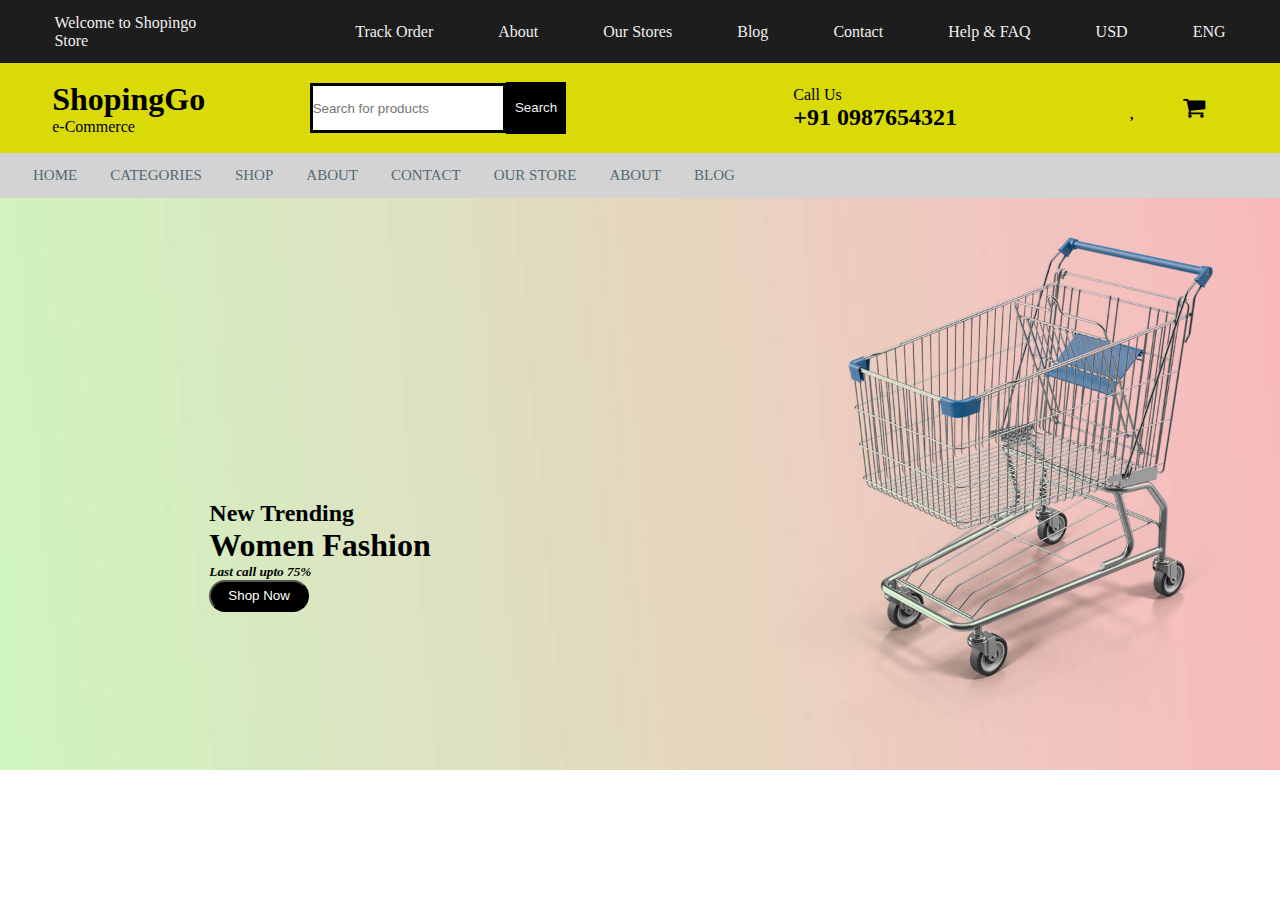
<file: Assignments/ajax/assignment1/index.html>
<!DOCTYPE html>
<html lang="en">
  <head>
    <meta charset="UTF-8" />
    <meta name="viewport" content="width=device-width, initial-scale=1.0" />
    <link
      href="https://maxcdn.bootstrapcdn.com/font-awesome/4.7.0/css/font-awesome.min.css"
      rel="stylesheet"
    />
    <link
      rel="stylesheet"
      href="https://cdnjs.cloudflare.com/ajax/libs/font-awesome/5.14.0/css/all.min.css"
      integrity="sha512-1PKOgIY59xJ8Co8+NE6FZ+LOAZKjy+KY8iq0G4B3CyeY6wYHN3yt9PW0XpSriVlkMXe40PTKnXrLnZ9+fkDaog=="
      crossorigin="anonymous"
    />

    <title>Document</title>
    <link rel="stylesheet" href="style.css" />
  </head>
  <body>
    <div class="container">
      <nav class="navbar">
        <div class="logo">
          <p>Welcome to Shopingo</p>
          <p>Store</p>
        </div>
        <div class="logo-right">
          <ul>
            <li>Track Order</li>
            <li>About</li>
            <li>Our Stores</li>
            <li>Blog</li>
            <li>Contact</li>
            <li>Help & FAQ</li>
            <li>USD</li>
            <li>ENG</li>
          </ul>
        </div>
      </nav>

      <div class="searchDiv">
        <div class="logo-alt">
          <h1>ShopingGo</h1>
          <p>e-Commerce</p>
        </div>
        <div class="search">
          <input type="text" placeholder="Search for products" />
          <button>Search</button>
        </div>
        <i class="fas fa-headphones" style="font-size: 24px"></i>
        <div class="call">
          <p>Call Us</p>
          <h2>+91 0987654321</h2>
        </div>

        <div class="fonts">
          <i class="fas fa-user-alt" style="font-size: 24px"></i>
          <i class="far fa-heart" style="font-size: 24px"></i>
          <i class="fa fa-shopping-cart" style="font-size: 24px"></i>
        </div>
      </div>

      <div class="menu">
        <ul>
          <li>Home</li>
          <li>Categories</li>
          <li>Shop</li>
          <li>About</li>
          <li>Contact</li>
          <li>Our Store</li>
          <li>About</li>
          <li>Blog</li>
        </ul>
      </div>

      <div class="main">
        <div class="left">
          <div>
            <h2>New Trending</h2>
            <h1>Women Fashion</h1>
            <h5><i>Last call upto 75%</i></h5>
            <button><a href="categories.html">Shop Now</a></button>
          </div>
        </div>
        <div class="right"></div>
      </div>
    </div>
  </body>
</html>
</file>
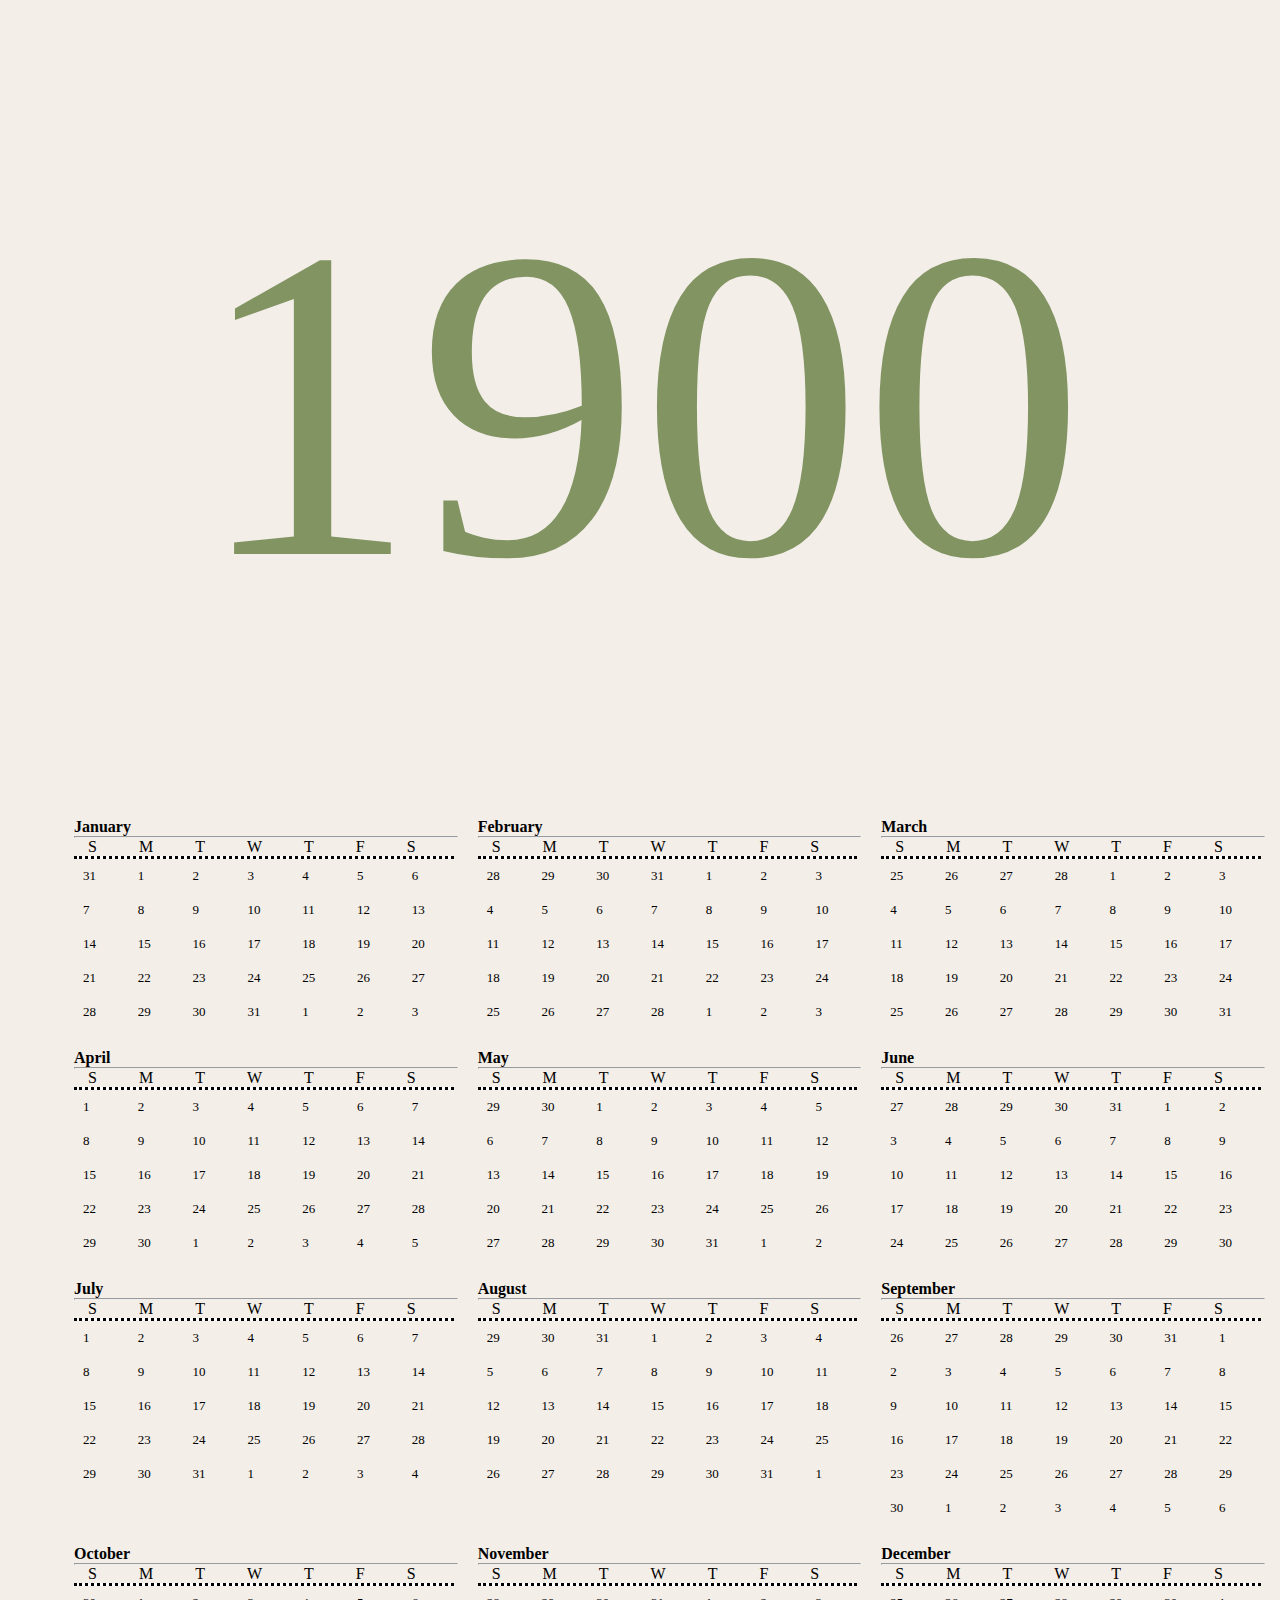
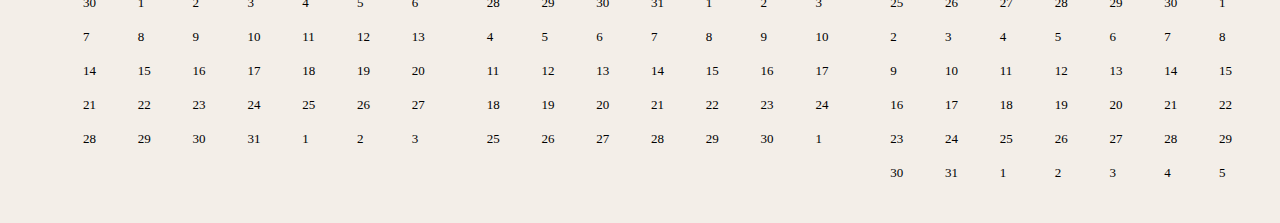
<file: Assignments/html and css/assigment1-Calendar1/index.html>
<!DOCTYPE html>
<html lang="en">
  <head>
    <meta charset="UTF-8" />
    <meta name="viewport" content="width=device-width, initial-scale=1.0" />
    <title>Calendar</title>
    <link rel="stylesheet" href="style.css" />
  </head>
  <body>
    <div class="container">
      <div id="calendar">
        <div class="row1">
          <div id="January"></div>
          <div id="February"></div>
          <div id="March"></div>
        </div>
        <div class="row2">
          <div id="April"></div>
          <div id="May"></div>
          <div id="June"></div>
        </div>
        <div class="row3">
          <div id="July"></div>
          <div id="August"></div>
          <div id="September"></div>
        </div>
        <div class="row4">
          <div id="October"></div>
          <div id="November"></div>
          <div id="December"></div>
        </div>
      </div>
      <div class="year">
        <p id="yearInput">2023</p>
      </div>
    </div>
    <script src="script.js"></script>
  </body>
</html>
</file>
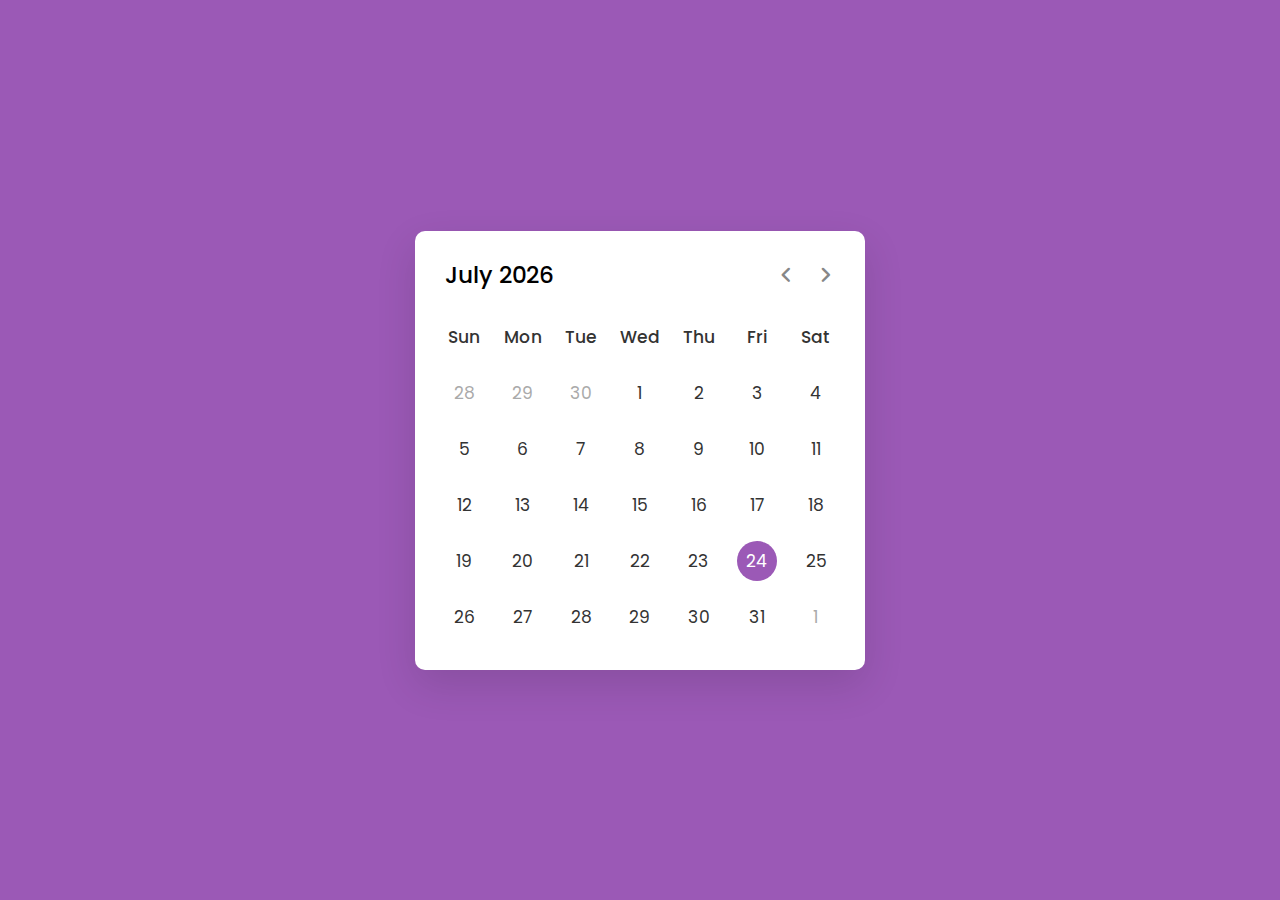
<file: Assignments/html and css/assignment1-Calendar/index.html>
<!DOCTYPE html>
<html lang="en" dir="ltr">
  <head>
    <meta charset="utf-8" />
    <title>Dynamic Calendar JavaScript | CodingNepal</title>
    <link rel="stylesheet" href="style.css" />
    <meta name="viewport" content="width=device-width, initial-scale=1.0" />
    <link
      rel="stylesheet"
      href="https://fonts.googleapis.com/css2?family=Material+Symbols+Rounded:opsz,wght,FILL,GRAD@20..48,100..700,0..1,-50..200"
    />
    <!-- <style></style> -->
  </head>
  <body>
    <div class="wrapper">
      <header>
        <p class="current-date"></p>
        <div class="icons">
          <span id="prev" class="material-symbols-rounded">chevron_left</span>
          <span id="next" class="material-symbols-rounded">chevron_right</span>
        </div>
      </header>
      <div class="calendar">
        <ul class="weeks">
          <li>Sun</li>
          <li>Mon</li>
          <li>Tue</li>
          <li>Wed</li>
          <li>Thu</li>
          <li>Fri</li>
          <li>Sat</li>
        </ul>
        <ul class="days"></ul>
      </div>
    </div>
    <script src="script.js"></script>
  </body>
</html>
</file>
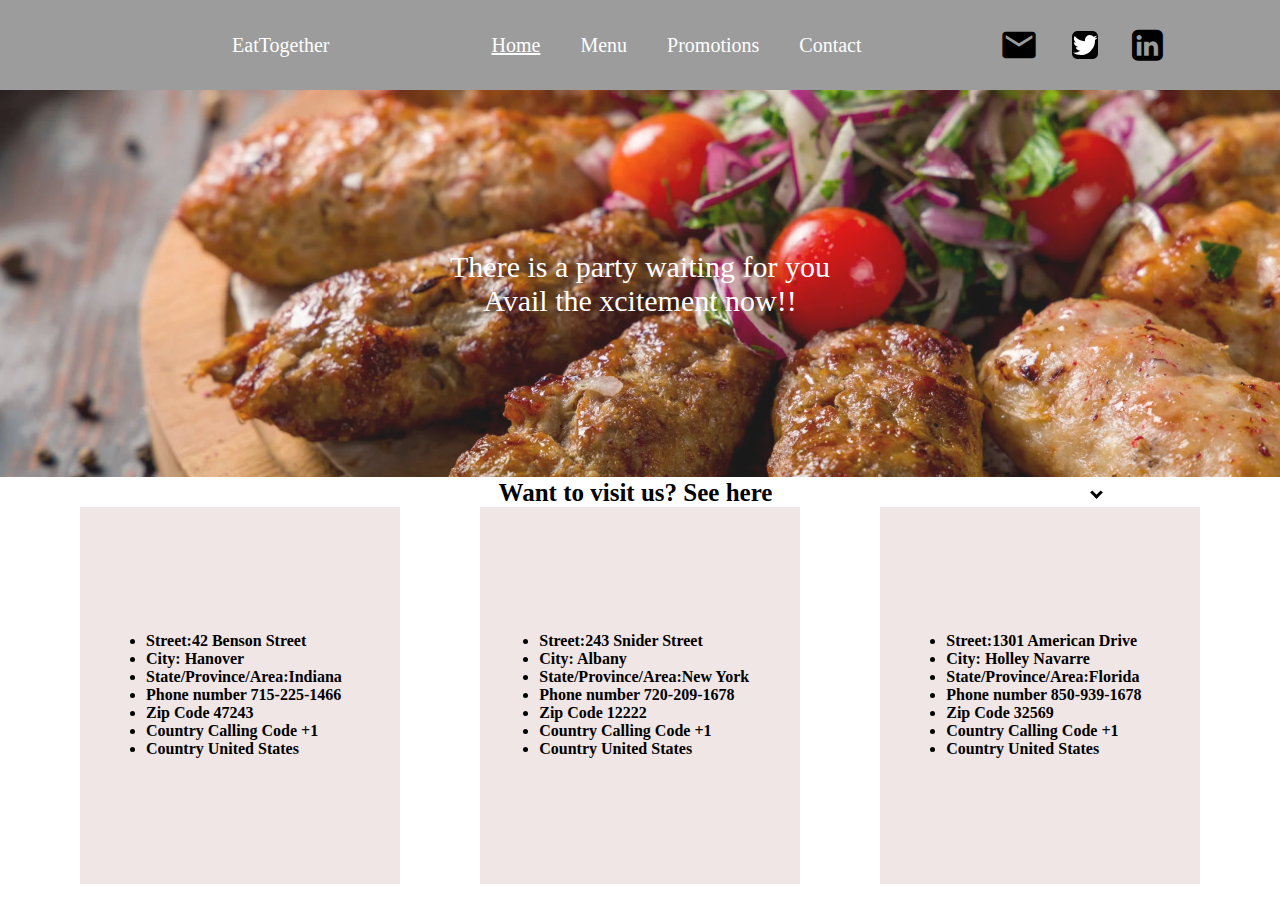
<file: Assignments/html and css/assignment2-restaurant/index.html>
<!DOCTYPE html>
<html lang="en">
  <head>
    <meta charset="UTF-8" />
    <meta name="viewport" content="width=device-width, initial-scale=1.0" />
    <link rel="stylesheet" href="style.css" />
    <link
      href="https://fonts.googleapis.com/icon?family=Material+Icons"
      rel="stylesheet"
    />
    <link
      rel="stylesheet"
      href="https://cdnjs.cloudflare.com/ajax/libs/font-awesome/4.7.0/css/font-awesome.min.css"
    />
    <title>EatTogether</title>
  </head>
  <body>
    <div class="main">
      <div class="nav-bar">
        <div class="logo">
          <p>EatTogether</p>
        </div>

        <ul class="menu">
          <a href=""><li class="active">Home</li></a>
          <a href=""><li>Menu</li></a>
          <a href=""><li>Promotions</li></a>
          <a href=""><li>Contact</li></a>
        </ul>

        <ul class="social">
          <i class="material-icons" style="font-size: 40px">mail</i>
          <div class="twitter-box">
            <i class="fa fa-twitter" style="font-size: 28px"></i>
          </div>
          <i class="fa fa-linkedin-square" style="font-size: 36px"></i>
        </ul>
      </div>

      <div class="content">
        <div class="background">
          <div class="text">
            <p>There is a party waiting for you</p>
            <p>Avail the xcitement now!!</p>
          </div>
        </div>

        <div class="body">
          <div class="upper">
            <p>Want to visit us? See here</p>
            <i class="arrow down"></i>
          </div>
          <div class="inner-body">
            <div class="left">
              <div class="points">
                <ul>
                  <li>Street:42 Benson Street</li>
                  <li>City: Hanover</li>
                  <li>State/Province/Area:Indiana</li>
                  <li>Phone number 715-225-1466</li>
                  <li>Zip Code 47243</li>
                  <li>Country Calling Code +1</li>
                  <li>Country United States</li>
                </ul>
              </div>
            </div>
            <div class="middle">
              <div class="points">
                <ul>
                  <li>Street:243 Snider Street</li>
                  <li>City: Albany</li>
                  <li>State/Province/Area:New York</li>
                  <li>Phone number 720-209-1678</li>
                  <li>Zip Code 12222</li>
                  <li>Country Calling Code +1</li>
                  <li>Country United States</li>
                </ul>
              </div>
            </div>
            <div class="right">
              <div class="points">
                <ul>
                  <li>Street:1301 American Drive</li>
                  <li>City: Holley Navarre</li>
                  <li>State/Province/Area:Florida</li>
                  <li>Phone number 850-939-1678</li>
                  <li>Zip Code 32569</li>
                  <li>Country Calling Code +1</li>
                  <li>Country United States</li>
                </ul>
              </div>
            </div>
          </div>
        </div>
      </div>
    </div>
  </body>
</html>
</file>
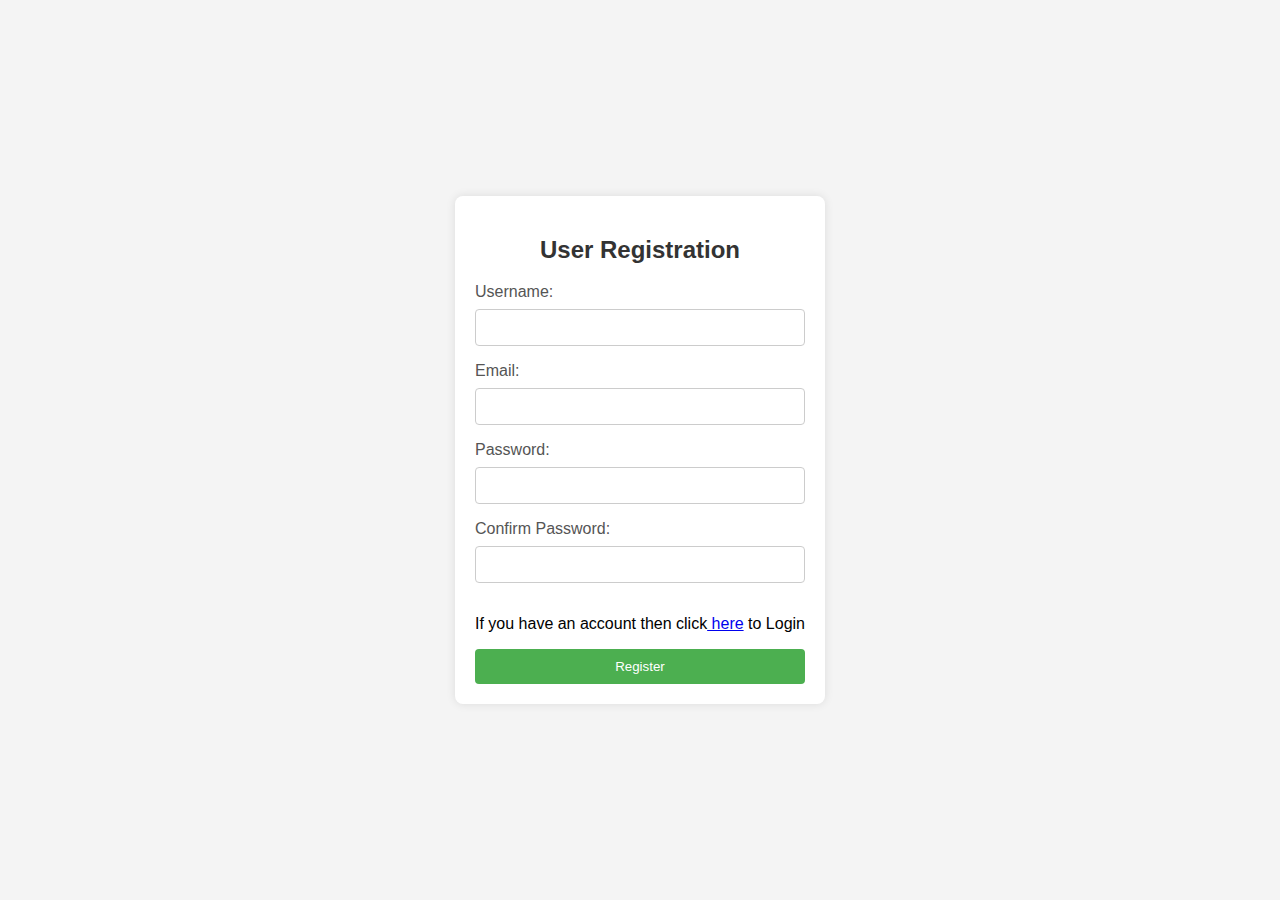
<file: Assignments/js/assignment2/index.html>
<!DOCTYPE html>
<html lang="en">
  <head>
    <meta charset="UTF-8" />
    <meta name="viewport" content="width=device-width, initial-scale=1.0" />
    <title>User Registration</title>
    <style>
      body {
        font-family: Arial, sans-serif;
        background-color: #f4f4f4;
        margin: 0;
        padding: 0;
        display: flex;
        justify-content: center;
        align-items: center;
        height: 100vh;
      }

      .container {
        background-color: #fff;
        padding: 20px;
        border-radius: 8px;
        box-shadow: 0 0 10px rgba(0, 0, 0, 0.1);
      }

      h2 {
        text-align: center;
        color: #333;
      }

      form {
        display: flex;
        flex-direction: column;
      }

      label {
        margin-bottom: 8px;
        color: #555;
      }

      input {
        padding: 10px;
        margin-bottom: 16px;
        border: 1px solid #ccc;
        border-radius: 4px;
      }

      button {
        background-color: #4caf50;
        color: #fff;
        padding: 10px;
        border: none;
        border-radius: 4px;
        cursor: pointer;
      }

      button:hover {
        background-color: #45a049;
      }
    </style>
  </head>
  <body>
    <div class="container">
      <h2>User Registration</h2>
      <form action="login.html" method="">
        <label for="username">Username:</label>
        <input type="text" id="username" name="username" required />

        <label for="email">Email:</label>
        <input type="email" id="email" name="email" required />

        <label for="password">Password:</label>
        <input type="password" id="password" name="password" required />

        <label for="confirm-password">Confirm Password:</label>
        <input
          type="password"
          id="confirm-password"
          name="confirm-password"
          required
        />
        <p>
          If you have an account then click<a
            href="login.html"
            class="goToLogin"
          >
            here</a
          >
          to Login
        </p>

        <button onclick="register()">Register</button>
      </form>
    </div>
  </body>
  <script src="index.js"></script>
</html>
</file>
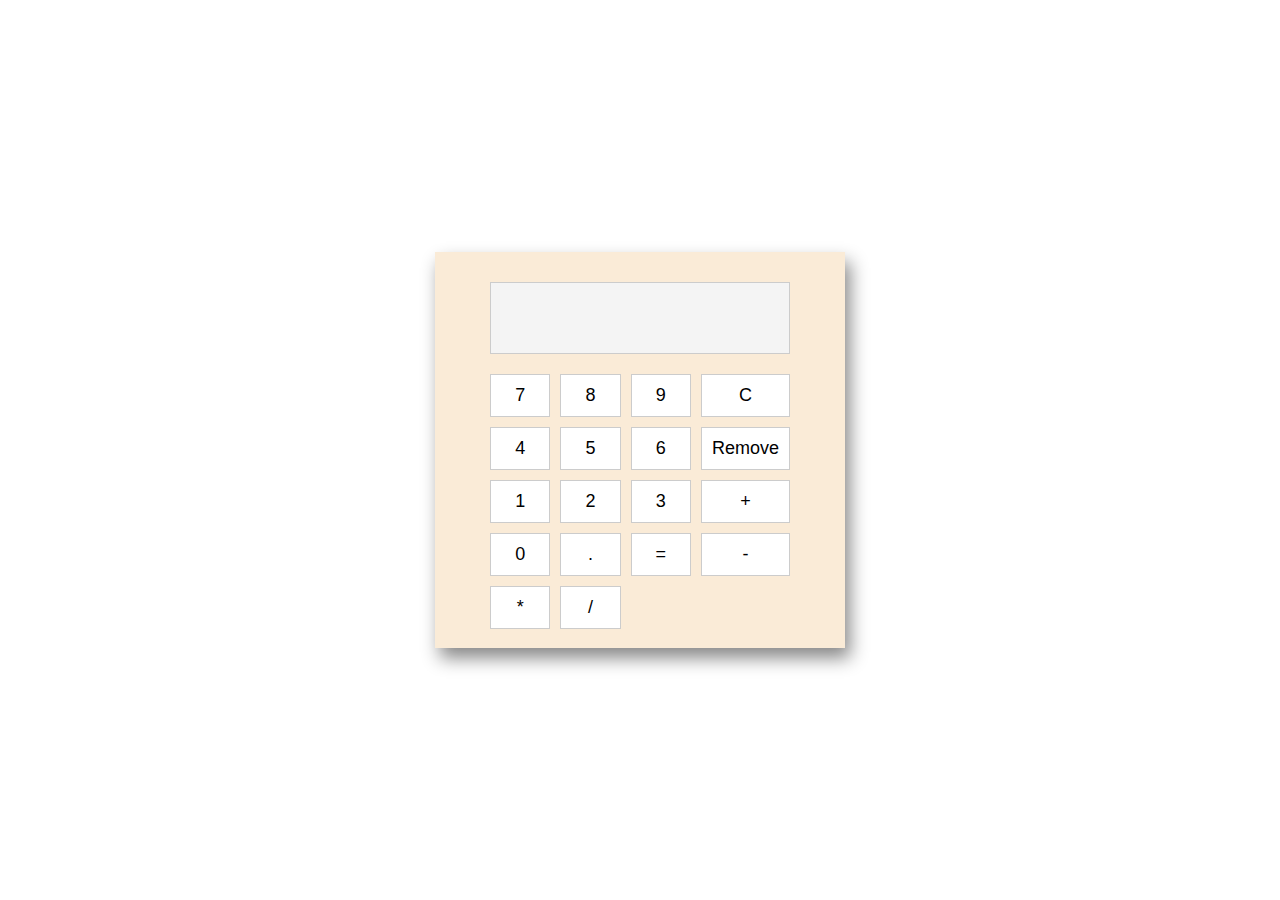
<file: Assignments/js/assignment3/calculator/index.html>
<!DOCTYPE html>
<html lang="en">
  <head>
    <meta charset="UTF-8" />
    <meta name="viewport" content="width=device-width, initial-scale=1.0" />
    <link rel="stylesheet" href="style.css" />
    <title>Calculator App</title>
  </head>
  <body>
    <div class="container">
      <div id="calculator">
        <div id="result"></div>
        <button onclick="appendToResult('7')">7</button>
        <button onclick="appendToResult('8')">8</button>
        <button onclick="appendToResult('9')">9</button>
        <button onclick="clearResult()">C</button>

        <button onclick="appendToResult('4')">4</button>
        <button onclick="appendToResult('5')">5</button>
        <button onclick="appendToResult('6')">6</button>
        <button onclick="operate('remove')">Remove</button>

        <button onclick="appendToResult('1')">1</button>
        <button onclick="appendToResult('2')">2</button>
        <button onclick="appendToResult('3')">3</button>
        <button onclick="operate('+')">+</button>

        <button onclick="appendToResult('0')">0</button>
        <button onclick="appendToResult('.')">.</button>
        <button onclick="operate('=')">=</button>
        <button onclick="operate('-')">-</button>

        <button onclick="operate('*')">*</button>
        <button onclick="operate('/')">/</button>
      </div>
    </div>

    <script src="script.js"></script>
  </body>
</html>
</file>
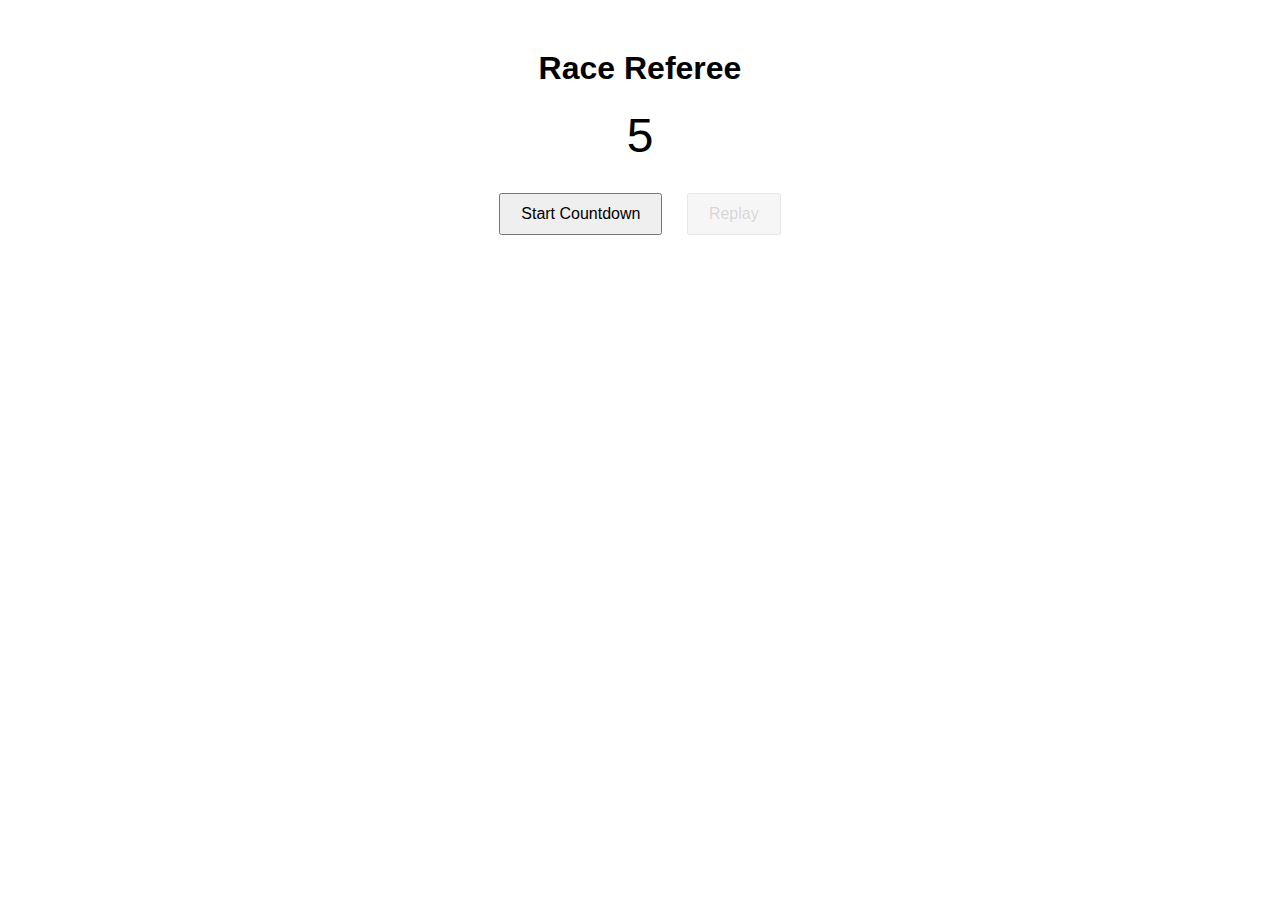
<file: Assignments/js/assignment3/timer/index.html>
<!DOCTYPE html>
<html lang="en">
  <head>
    <meta charset="UTF-8" />
    <meta name="viewport" content="width=device-width, initial-scale=1.0" />
    <title>Race Referee</title>
    <link rel="stylesheet" href="style.css" />
  </head>
  <body>
    <div class="container">
      <h1>Race Referee</h1>
      <div id="countdown">5</div>
      <button id="startButton" onclick="startCountdown()">
        Start Countdown
      </button>
      <button id="replayButton" onclick="replayCountdown()" disabled>
        Replay
      </button>
    </div>
  </body>

  <script src="script.js"></script>
</html>
</file>
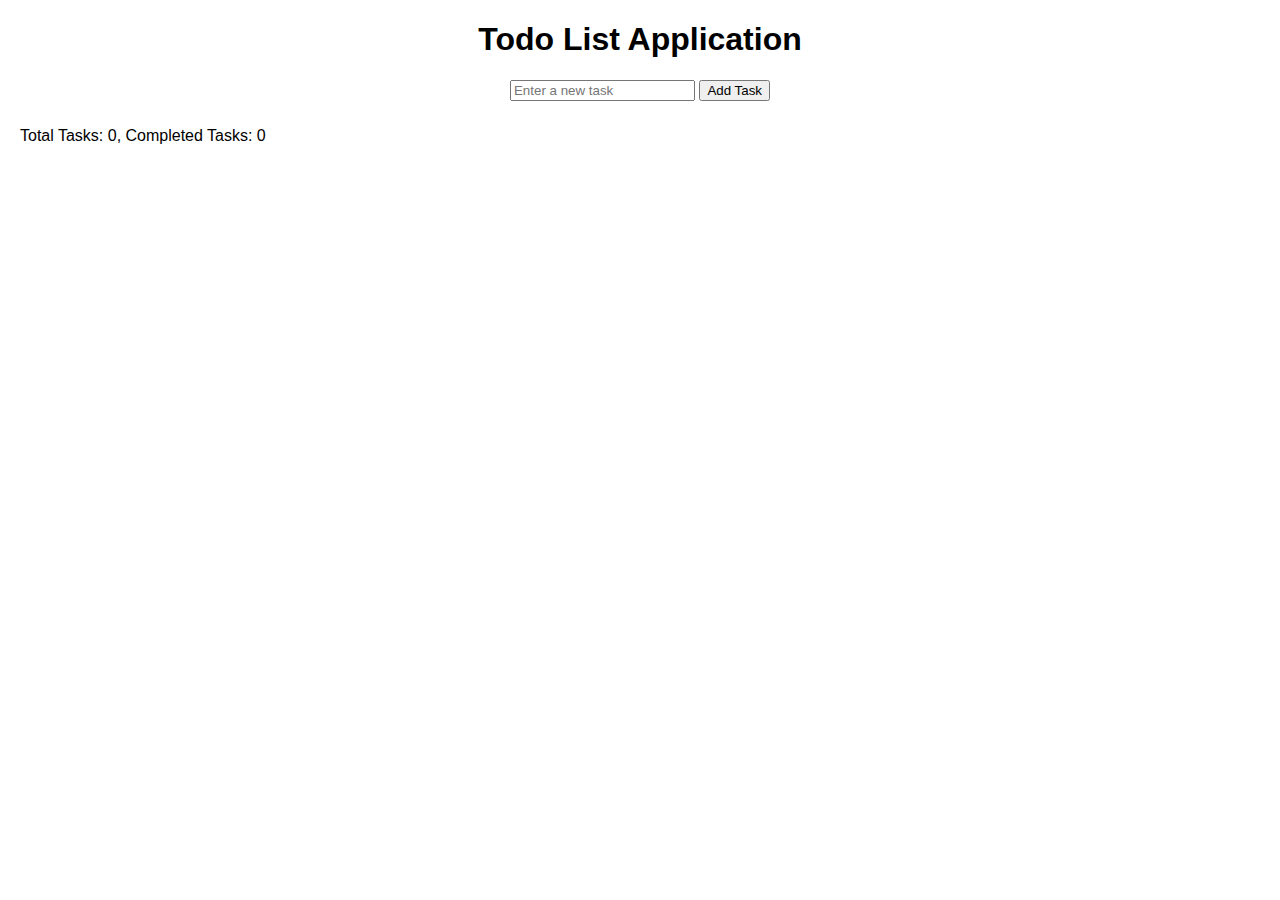
<file: Assignments/js/assignment3/todo/index.html>
<!DOCTYPE html>
<html lang="en">
  <head>
    <meta charset="UTF-8" />
    <meta name="viewport" content="width=device-width, initial-scale=1.0" />
    <link rel="stylesheet" href="style.css" />
    <title>Todo List Application</title>
  </head>
  <body>
    <h1>Todo List Application</h1>

    <div class="container">
      <div class="container1">
        <input type="text" id="todoInput" placeholder="Enter a new task" />
        <button onclick="addTask()">Add Task</button>
      </div>
    </div>

    <ul id="taskList"></ul>

    <div id="totalTasks"></div>
  </body>
  <script src="script.js"></script>
</html>
</file>
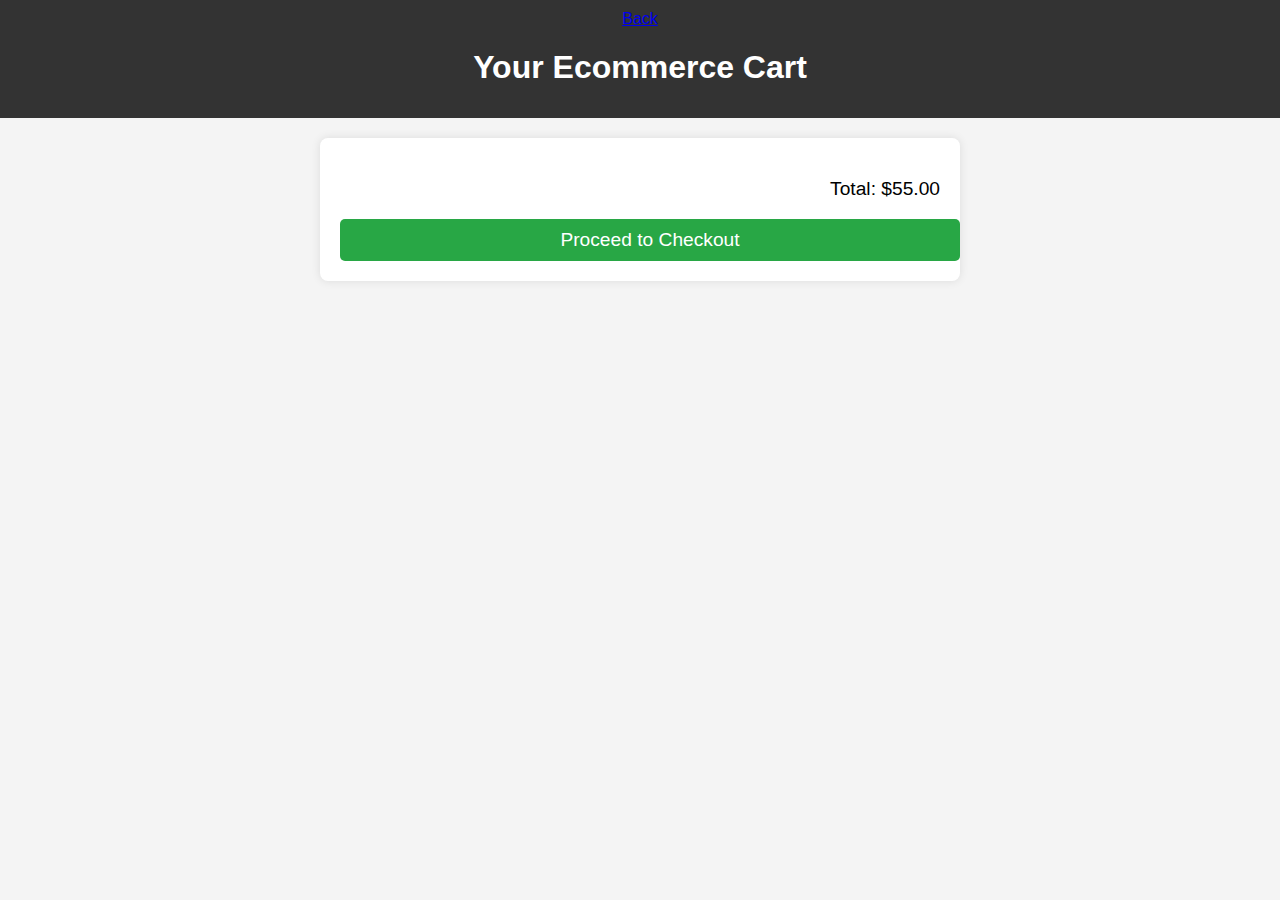
<file: Assignments/ajax/assignment1/cart.html>
<!DOCTYPE html>
<html lang="en">
  <head>
    <meta charset="UTF-8" />
    <meta name="viewport" content="width=device-width, initial-scale=1.0" />
    <title>Your Ecommerce Cart</title>
    <style>
      body {
        font-family: Arial, sans-serif;
        margin: 0;
        padding: 0;
        background-color: #f4f4f4;
      }

      header {
        background-color: #333;
        color: #fff;
        padding: 10px;
        text-align: center;
      }

      section {
        margin: 20px;
      }

      #cart-container {
        max-width: 600px;
        margin: 0 auto;
        background-color: #fff;
        padding: 20px;
        border-radius: 8px;
        box-shadow: 0 0 10px rgba(0, 0, 0, 0.1);
      }

      #cart-item {
        display: flex;
        justify-content: space-between;
        align-items: center;
        border-bottom: 1px solid #ddd;
        padding: 10px 0;
        margin-bottom: 10px;
      }

      .cart-item img {
        max-width: 80px;
        max-height: 80px;
        margin-right: 10px;
      }

      .cart-total {
        font-size: 1.2em;
        text-align: right;
        margin-top: 20px;
      }

      .checkout-btn {
        display: block;
        width: 100%;
        padding: 10px;
        background-color: #28a745;
        color: #fff;
        text-align: center;
        text-decoration: none;
        border: none;
        border-radius: 5px;
        cursor: pointer;
        font-size: 1.2em;
      }
    </style>
  </head>
  <body>
    <header>
      <a href="categories.html">Back</a>
      <h1>Your Ecommerce Cart</h1>
    </header>

    <section>
      <div id="cart-container">
        <div class="cart-total">
          <p>Total: $55.00</p>
        </div>

        <a href="#" class="checkout-btn">Proceed to Checkout</a>
      </div>
    </section>
  </body>
  <script src="cart.js"></script>
</html>
</file>
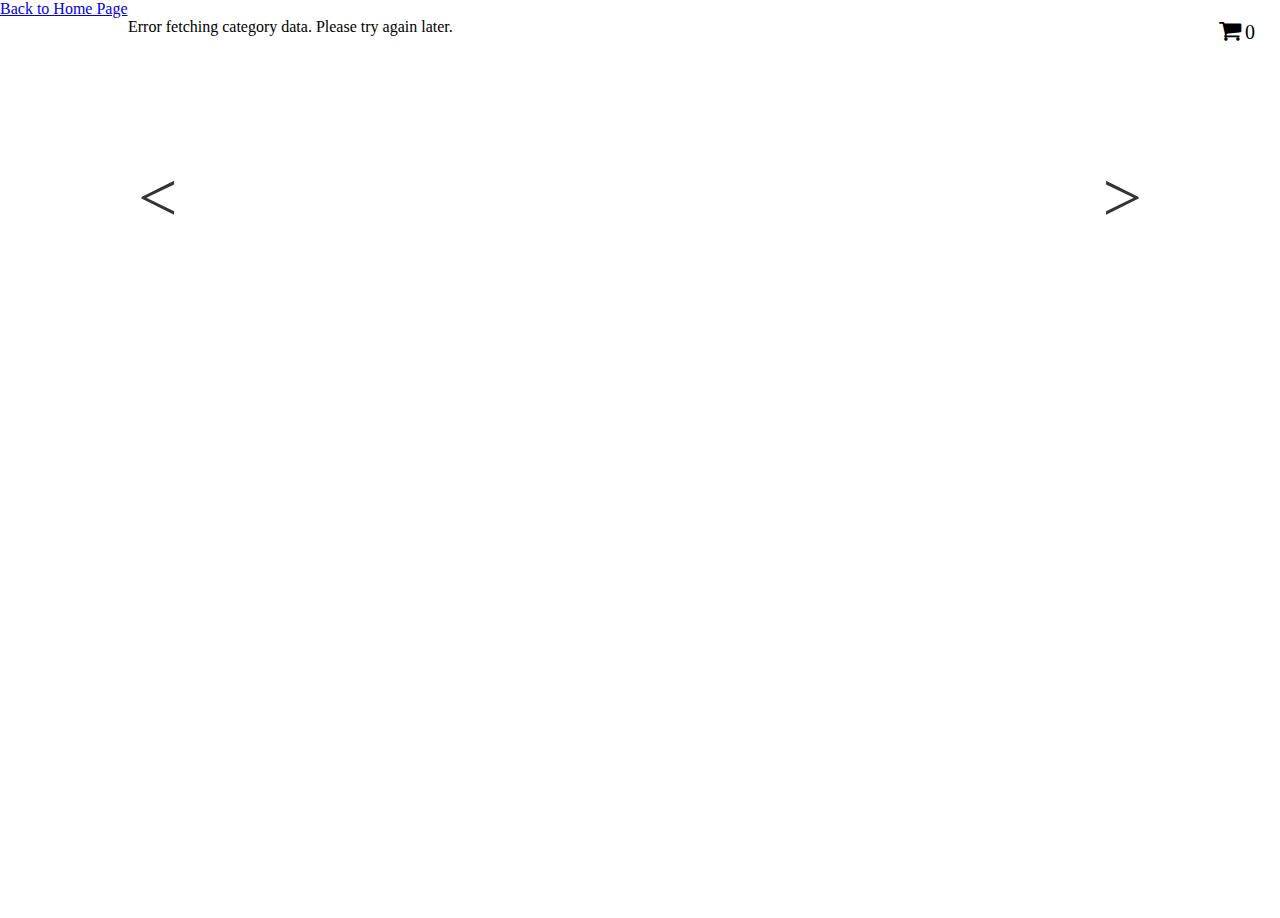
<file: Assignments/ajax/assignment1/categories.html>
<!DOCTYPE html>
<html lang="en">
  <head>
    <meta charset="UTF-8" />
    <meta name="viewport" content="width=device-width, initial-scale=1.0" />
    <title>Document</title>
    <link rel="stylesheet" href="categories.css" />
    <link
      href="https://maxcdn.bootstrapcdn.com/font-awesome/4.7.0/css/font-awesome.min.css"
      rel="stylesheet"
    />
    <link
      rel="stylesheet"
      href="https://cdnjs.cloudflare.com/ajax/libs/font-awesome/5.14.0/css/all.min.css"
      integrity="sha512-1PKOgIY59xJ8Co8+NE6FZ+LOAZKjy+KY8iq0G4B3CyeY6wYHN3yt9PW0XpSriVlkMXe40PTKnXrLnZ9+fkDaog=="
      crossorigin="anonymous"
    />
  </head>
  <body>
    <div id="floatingPageContainer">
      <div id="floatingPageContent">
        <button id="closeFloatingPage" style="cursor: pointer">X</button>
        <div id="floating-product-details-card">
          <p>hello</p>
        </div>
      </div>
    </div>
    <div id="allContainer">
      <a href="index.html">Back to Home Page</a>
      <div class="cart" style="position: absolute; right: 25px">
        <a href="cart.html" style="text-decoration: none; color: black">
          <i class="fa fa-shopping-cart" style="font-size: 24px"></i>
          <span id="cart-count" style="font-size: 20px"></span>
        </a>
      </div>
      <div class="container" id="slider-container">
        <div id="category-container"></div>
        <div id="prev">&lt;</div>
        <div id="next">&gt;</div>
      </div>
      <div class="product disabled" id="product-slider-container">
        <div id="product-container"></div>
        <div id="prevProduct">&lt;</div>
        <div id="nextProduct">&gt;</div>
      </div>
    </div>
  </body>
  <script src="categoriesScript.js"></script>
</html>
</file>
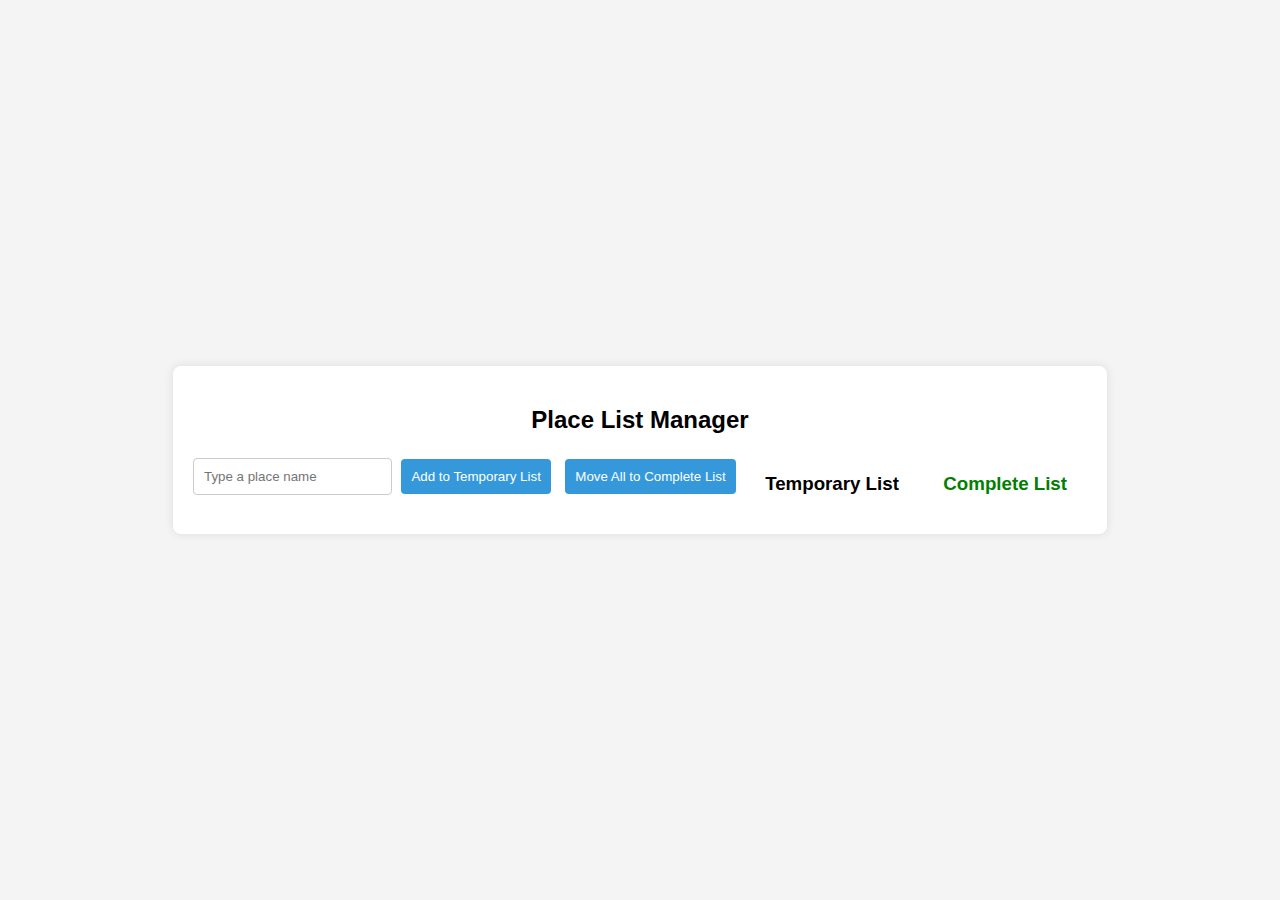
<file: Assignments/js/assignment2/home.html>
<!DOCTYPE html>
<html lang="en">
  <head>
    <meta charset="UTF-8" />
    <meta name="viewport" content="width=device-width, initial-scale=1.0" />
    <title>Place List Manager</title>
    <style>
      body {
        font-family: Arial, sans-serif;
        background-color: #f4f4f4;
        margin: 0;
        padding: 0;
        display: flex;
        justify-content: center;
        align-items: center;
        height: 100vh;
      }

      .container {
        background-color: #fff;
        padding: 20px;
        border-radius: 8px;
        box-shadow: 0 0 10px rgba(0, 0, 0, 0.1);
        text-align: center;
      }

      input {
        padding: 10px;
        margin-bottom: 16px;
        border: 1px solid #ccc;
        border-radius: 4px;
      }

      button {
        background-color: #3498db;
        color: #fff;
        padding: 10px;
        border: none;
        border-radius: 4px;
        cursor: pointer;
        margin: 5px;
      }

      button:hover {
        background-color: #2980b9;
      }

      ul {
        list-style: none;
        padding: 0;
      }

      .temporary-list,
      .complete-list {
        display: inline-block;
        vertical-align: top;
        margin: 0 20px;
      }

      .complete-list {
        color: green;
      }
    </style>
  </head>
  <body>
    <div class="container">
      <h2>Place List Manager</h2>
      <input type="text" id="placeInput" placeholder="Type a place name" />
      <button onclick="addToTemporaryList()">Add to Temporary List</button>
      <button onclick="moveAllToCompleteList()">
        Move All to Complete List
      </button>

      <div class="temporary-list">
        <h3>Temporary List</h3>
        <ul id="temporaryList"></ul>
      </div>

      <div class="complete-list">
        <h3>Complete List</h3>
        <ul id="completeList"></ul>
      </div>
    </div>

    <script>
      function addToTemporaryList() {
        var placeInput = document.getElementById("placeInput");
        var temporaryList = document.getElementById("temporaryList");

        if (placeInput.value.trim() !== "") {
          var listItem = document.createElement("li");
          listItem.setAttribute("id", "incompleteValue");
          listItem.textContent = placeInput.value;
          var button = document.createElement("button");
          button.innerHTML = "Move to Complete List";
          button.addEventListener("click", movetoCompleteList);
          listItem.append(button);
          temporaryList.appendChild(listItem);
          placeInput.value = ""; // Clear the input field
        }
      }

      function movetoCompleteList() {
        var temporaryList = document.getElementById("incompleteValue");
        var value = temporaryList.textContent.substring(
          0,
          temporaryList.textContent.indexOf("Move")
        );
        var listItem = document.createElement("li");
        listItem.setAttribute("id", "completeValue");
        listItem.textContent = value;
        var button = document.createElement("button");
        button.innerHTML = "Move to InComplete List";
        button.addEventListener("click", movetoInCompleteList);
        listItem.append(button);
        var completeList = document.getElementById("completeList");
        completeList.appendChild(listItem);
        temporaryList.remove(value);
      }

      function movetoInCompleteList() {
        var completeListList = document.getElementById("completeValue");
        var value = completeListList.textContent.substring(
          0,
          completeListList.textContent.indexOf("Move")
        );
        var listItem = document.createElement("li");
        listItem.setAttribute("id", "incompleteValue");
        listItem.textContent = value;
        var button = document.createElement("button");
        button.innerHTML = "Move to Complete List";
        button.addEventListener("click", movetoCompleteList);
        listItem.append(button);
        var temporaryList = document.getElementById("temporaryList");
        temporaryList.appendChild(listItem);
        completeListList.remove(value);
      }

      function moveAllToCompleteList() {
        var temporaryList = document.getElementById("temporaryList");
        var completeList = document.getElementById("completeList");

        // Move all items from temporary list to complete list
        while (temporaryList.firstChild) {
          completeList.appendChild(temporaryList.firstChild);
        }
      }
    </script>
  </body>
</html>
</file>
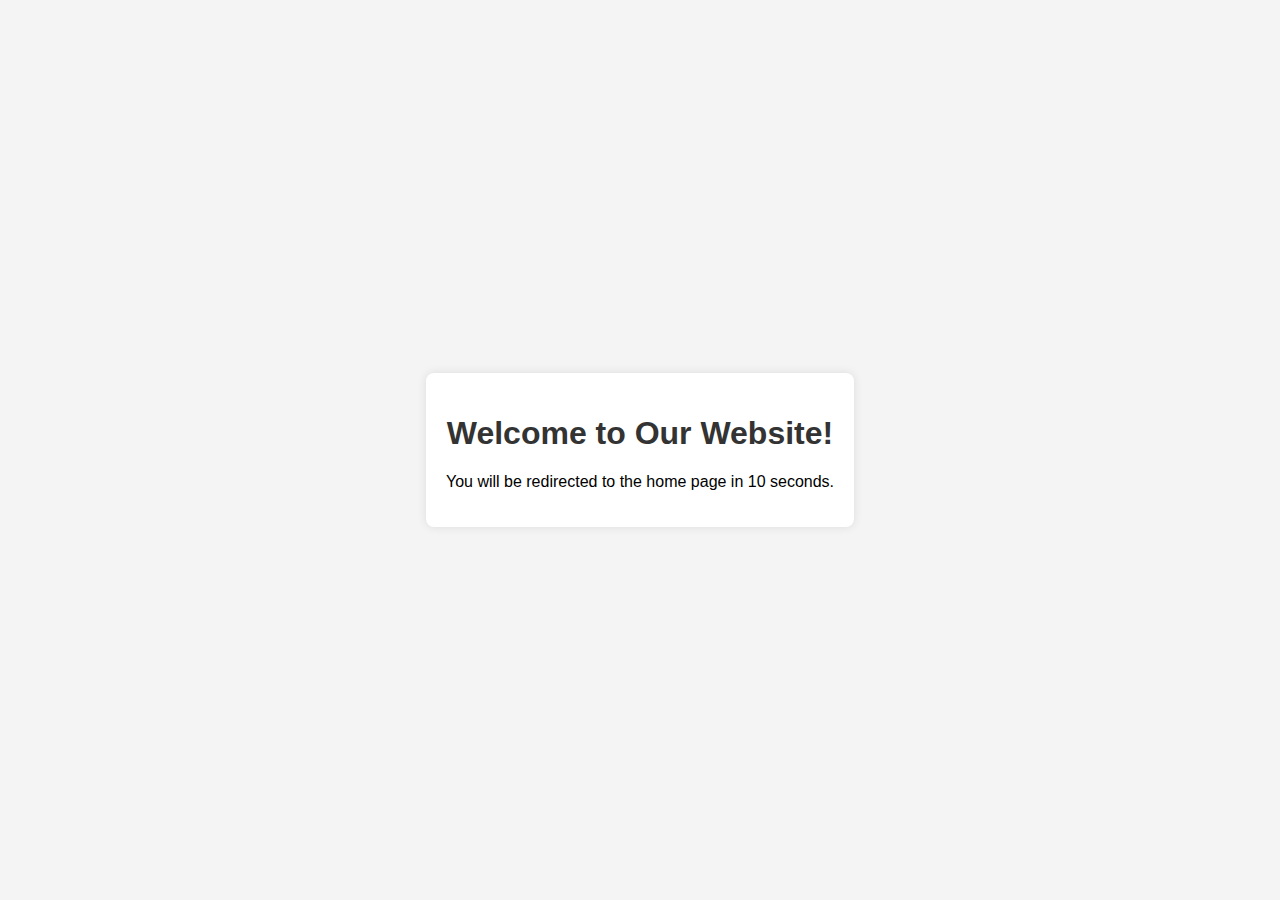
<file: Assignments/js/assignment2/landPage.html>
<!DOCTYPE html>
<html lang="en">
  <head>
    <meta charset="UTF-8" />
    <meta name="viewport" content="width=device-width, initial-scale=1.0" />
    <title>Landing Page</title>
    <style>
      body {
        font-family: Arial, sans-serif;
        background-color: #f4f4f4;
        margin: 0;
        padding: 0;
        display: flex;
        justify-content: center;
        align-items: center;
        height: 100vh;
        text-align: center;
      }

      .container {
        background-color: #fff;
        padding: 20px;
        border-radius: 8px;
        box-shadow: 0 0 10px rgba(0, 0, 0, 0.1);
      }

      h1 {
        color: #333;
      }
    </style>
  </head>
  <body>
    <div class="container">
      <h1>Welcome to Our Website!</h1>
      <p>
        You will be redirected to the home page in
        <span id="countdown">10</span> seconds.
      </p>
    </div>

    <script>
      // JavaScript to redirect after a specified time
      setTimeout(function () {
        window.location.href = "home.html"; // Replace "home.html" with the actual home page URL
      }, 10000); // 10 seconds
    </script>
  </body>
</html>
</file>
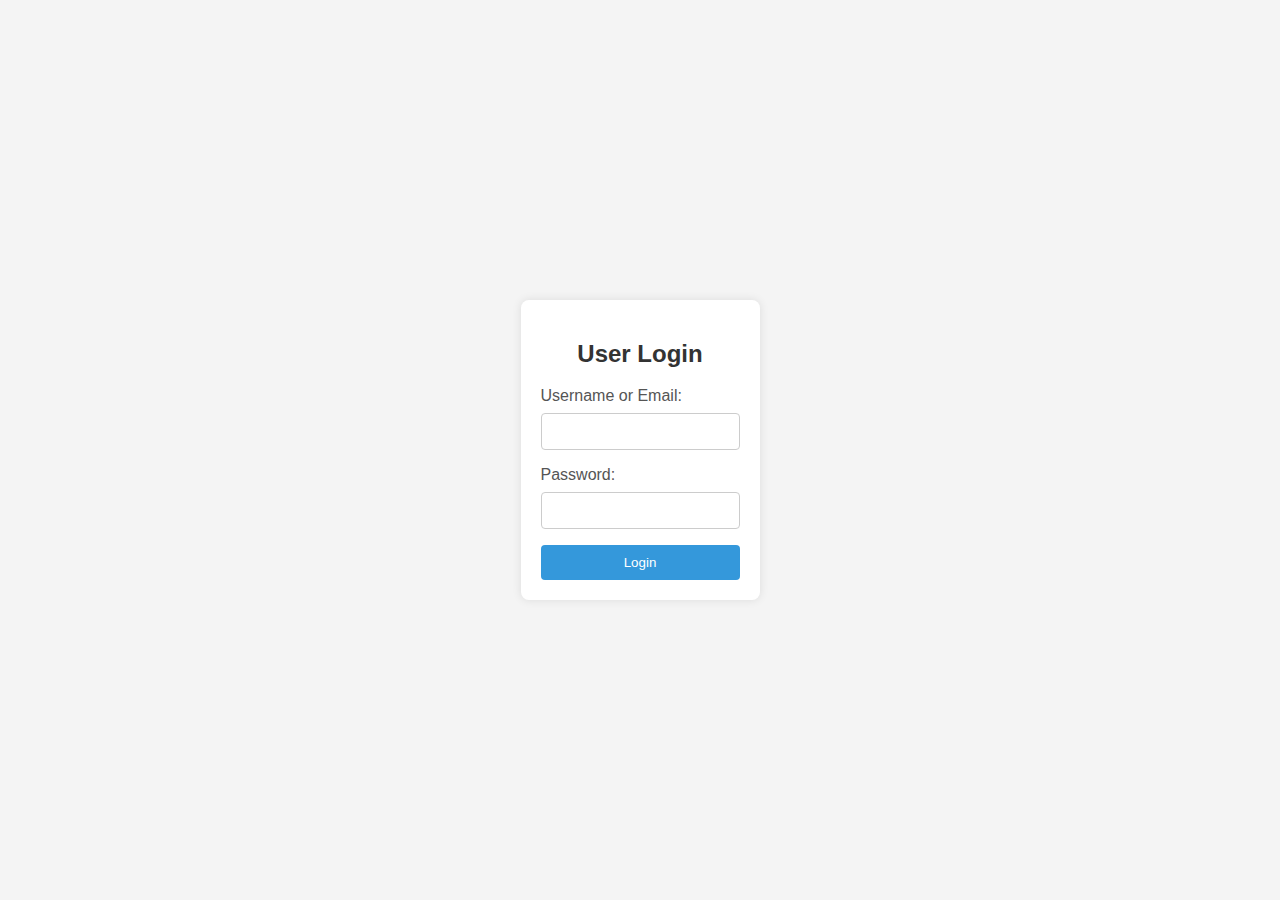
<file: Assignments/js/assignment2/login.html>
<!DOCTYPE html>
<html lang="en">
  <head>
    <meta charset="UTF-8" />
    <meta name="viewport" content="width=device-width, initial-scale=1.0" />
    <title>User Login</title>
    <style>
      body {
        font-family: Arial, sans-serif;
        background-color: #f4f4f4;
        margin: 0;
        padding: 0;
        display: flex;
        justify-content: center;
        align-items: center;
        height: 100vh;
      }

      .container {
        background-color: #fff;
        padding: 20px;
        border-radius: 8px;
        box-shadow: 0 0 10px rgba(0, 0, 0, 0.1);
      }

      h2 {
        text-align: center;
        color: #333;
      }

      form {
        display: flex;
        flex-direction: column;
      }

      label {
        margin-bottom: 8px;
        color: #555;
      }

      input {
        padding: 10px;
        margin-bottom: 16px;
        border: 1px solid #ccc;
        border-radius: 4px;
      }

      button {
        background-color: #3498db;
        color: #fff;
        padding: 10px;
        border: none;
        border-radius: 4px;
        cursor: pointer;
      }

      button:hover {
        background-color: #2980b9;
      }
    </style>
  </head>
  <body>
    <div class="container">
      <h2>User Login</h2>
      <form action="" method="">
        <label for="username">Username or Email:</label>
        <input type="text" id="username" name="username" required />

        <label for="password">Password:</label>
        <input type="password" id="password" name="password" required />

        <button onclick="login(event)">Login</button>
      </form>
    </div>
  </body>
  <script>
    function login(e) {
      e.preventDefault();
      var username = document.getElementById("username").value;
      if (localStorage.getItem(username)) {
        var value = JSON.parse(localStorage.getItem(username));
        var typePasword = document.getElementById("password").value;
        var password = value["password"];
        console.log(password, typePasword);
        if (password != typePasword) {
          window.location.href = "http://127.0.0.1:5500/login.html";
        } else {
          window.location.href = "http://127.0.0.1:5500/landPage.html";
        }
      } else {
        console.log("bye");
      }
    }
  </script>
</html>
</file>
<file: Assignments/ajax/assignment1/style.css>
*{
    padding: 0;
    margin: 0;
    box-sizing: border-box;
}

.navbar{
    background-color: #1D1D1D;
    display: flex;
    color: #F0F0F0;
    justify-content: space-around;
    width: 100vw;
    height: 7vh;
    align-items: center;
}

.logo{
    width: 15%;
}
.logo-right{
    width: 68%;
    display: flex;
}
.logo-right ul{
    width: 100%;
    display: flex;
    text-decoration: none;
    list-style: none;
    justify-content: space-between;
}

.searchDiv{
    display: flex;
    width: 100%;
    height: 10vh;
    background-color: #DADA09;
    justify-content: space-around;
    align-items: center;
}

.search{
    height: 100%;
    width: 20%;
    display: flex;
    justify-content: center;
    align-items: center;
}

.search input{
    width: 80%;
    height: 55%;
    border: 3px solid black;
    color: black;
}
.search button{
    width: 24%;
    height: 57%;
    border: 3px solid black;
    background-color: black;
    color: #F0F0F0;
}

.fonts{
    display: flex;
    width: 13%;
    justify-content: space-around;
}
.menu{
    width: 100%;
    height: 5vh ;
    background-color: #D3D3D3;
    display: flex;
    align-items: center;
}

.menu ul{
    display: flex;
    list-style: none;
    width: 60%;
    justify-content: space-evenly;
    color: #536A74;

    /* align-items: center; */
}

.menu ul li{
    font-size: 15px;
    text-transform: uppercase;
}

.main{
    /* background-color: yellow; */
    width: 100%;
    height: 78vh;
    display: flex;
    flex-direction: row;
}

.main::before{
    content: "";
    background-image: url("./bg.JPG") ;
    width: 100%;
    height: 100vh;
    position: absolute;
    top: 0;
    left: 0;
    right: 0;
    bottom: 0;
    z-index: -1;
    background-repeat: no-repeat;
    background-position: center;
    background-size: 100%;

}

.main .left , .main .right{
    width: 50%;
    display: flex;
    justify-content: center;
    align-items: center;
    flex-direction: column;
    text-align: left;
}

.main .left button{
    background-color: black;
    width: 45%;
    border-radius: 35px;
    height: 33%;
    text-decoration: none;
}
.main .left button a{
    text-decoration: none;
    color: white;
}
</file>
<file: Assignments/html and css/assigment1-Calendar1/style.css>
*{
    padding: 0;
    margin: 0;
    box-sizing: border-box;
}

.container{
    height:  200vh;
    width: 100vw;
    /* background-color: #F3EEE8; */
    display: flex;
    flex-direction: row;
}

.container::before{
    content: "";
    background-color: #F3EEE8;
    height: 205vh;
    width: 100vw;
    position: absolute;
    z-index: -1;
}
#calendar{
    height: 100%;
    width: 70%;
    display: flex;
    flex-direction: column;    

}

.year{
    display: flex;
    justify-content: center;
    align-items: center;
    height: 100%;
    width: 30%;
}

.year p{
    rotate: -90deg;
    font-size: 445px;
    color: #819462;
}

#January , #February, #March , #April , #May , #June , #July , #August , #September , #October , #November , #December{
    height:100%;    
    width: 34%;
    margin: 10px;
    /* border: 1px solid black; */

}

.row1 , .row2 , .row3 , .row4{
    display: flex;
    height: 52%;
    width: 100%;
}

.weeks{
    letter-spacing: 34px;
    margin-left: 14px;
}

.days{
    display: flex;
    list-style-type: none;
    flex-wrap: wrap;
    font-size: 13px;
}
.days li{
    margin: 9px;
    flex: 1 0 8%;
}

205vh
.days li.inactive{
    color: #aaa;
  }
  .days li.active{
    color: white;
    background-color: #9B59B6;
    border-radius: 50%;
    margin-left: 0px;
    text-align: center;
  }


  @media screen and (max-width: 1350px) {
    .container{
        flex-direction: column-reverse;
        justify-content: center;
        align-items: center;
    }
    .year p{
        rotate: 0deg;
    }
    #calendar{
        width: 90%;
    }
    .weeks{
        letter-spacing: 42px;
    }
    .year{
        width: 100%;
    }
  }
  @media screen and (max-width: 1136px) {
    
    #calendar{
        width: 90%;
    }
    .weeks{
        letter-spacing: 35px;
    }
    .year{
        width: 100%;
        background-color: #F3EEE8;
    }
  }
  @media screen and (max-width: 1136px) {
    
    #calendar{
        width: 90%;
    }
    .weeks{
        letter-spacing: 30px;
    }
    .year{
        width: 100%;
        background-color: #F3EEE8;
    }
    
  }
  @media screen and (max-width: 956px) {
    
    #calendar{
        width: 90%;
    }
    .weeks{
        letter-spacing: 30px;
    }

    .days li {
        margin: 10px;
        flex: 1 0 6%;
    }
    .year{
        width: 100%;
        background-color: #F3EEE8;
    }
    
  }
  @media screen and (max-width: 898px) {
    
    #calendar{
        width: 90%;
    }
    .weeks{
        letter-spacing: 25px;
    }

    .days li {
        margin: 10px;
        flex: 1 0 6%;
    }
    .year{
        width: 100%;
        background-color: #F3EEE8;
    }
    .year p{
        font-size: 345px;
    }
    
  }
  @media screen and (max-width: 810px) {
    
    #calendar{
        width: 90%;
        gap: 20px;
    }
    .weeks{
        letter-spacing: 20px;
    }

    .days li {
        margin: 10px;
        flex: 1 0 5%;
    }
    .year{
        width: 100%;
        background-color: #F3EEE8;
    }
    .year p{
        font-size: 300px;
    }
    
  }
  @media screen and (max-width: 746px) {
    
    #calendar{
        width: 90%;
        gap: 80px;
        margin-top: 85px;
    }
    .weeks{
        letter-spacing: 15px;
    }

    .days li {
        margin: 10px;
        flex: 1 0 3%;
    }
    .year{
        width: 100%;
        background-color: #F3EEE8;
    }
    .year p{
        font-size: 250px;
    }
    .row1 , .row2 , .row3 , .row4{
        flex-direction: column;
        justify-content: center;
        align-items: center;
        gap: 20px;
    }

    .container{
        justify-content: flex-end;
    }


    
  }
  @media screen and (max-width: 613px) {
    
    #calendar{
        width: 90%;
        gap: 80px;
        margin-top: 75px;
    }
    .weeks{
        letter-spacing: 14px;
    }



    .days li {
        margin: 10px;
        flex: 1 0 3%;
        font-size: 10px;
    }
    .year{
        width: 100%;
        background-color: #F3EEE8;
    }
    .year p{
        font-size: 150px;
    }
    .row1 , .row2 , .row3 , .row4{
        flex-direction: column;
        justify-content: center;
        align-items: center;
        gap: 20px;
    }

    .container{
        justify-content: flex-end;
    }


    
  }
  @media screen and (max-width: 585px) {
    
    #calendar{
        width: 90%;
        gap: 80px;
        margin-top: 75px;
    }
    .weeks{
        letter-spacing: 10px;
    }



    .days li {
        margin: 10px;
        flex: 1 0 0.5%;
        font-size: 7px;
    }
    .year{
        width: 100%;
        background-color: #F3EEE8;
    }
    .year p{
        font-size: 150px;
    }
    .row1 , .row2 , .row3 , .row4{
        flex-direction: column;
        justify-content: center;
        align-items: center;
        gap: 20px;
    }

    .container{
        justify-content: flex-end;
    }


    
  }
  @media screen and (max-width: 400px) {
    
    #calendar{
        width: 90%;
        gap: 80px;
        margin-top: 75px;
    }
    .weeks{
        letter-spacing: 10px;
        margin-left: px;
    }
    
    .container::before{
        height: 400vh;
    }


    .days li {
        margin: 10px;
        flex: 1 0 0.5%;
        font-size: 9px;
    }
    .year{
        width: 100%;
        background-color: #F3EEE8;
    }
    .year p{
        font-size: 150px;
    }
    .row1 , .row2 , .row3 , .row4{
        flex-direction: column;
        justify-content: center;
        align-items: center;
        gap: 20px;
    }

    .container{
        justify-content: flex-end;
    }
    #January , #February, #March , #April , #May , #June , #July , #August , #September , #October , #November , #December{
        width: 50%;
    }

    
  }
</file>
<file: Assignments/html and css/assignment1-Calendar/style.css>
@import url('https://fonts.googleapis.com/css2?family=Poppins:wght@400;500;600&display=swap');
*{
  margin: 0;
  padding: 0;
  box-sizing: border-box;
  font-family: 'Poppins', sans-serif;
}
body{
  display: flex;
  align-items: center;
  padding: 0 10px;
  justify-content: center;
  min-height: 100vh;
  background: #9B59B6;
}
.wrapper{
  width: 450px;
  background: #fff;
  border-radius: 10px;
  box-shadow: 0 15px 40px rgba(0,0,0,0.12);
}
.wrapper header{
  display: flex;
  align-items: center;
  padding: 25px 30px 10px;
  justify-content: space-between;
}
header .icons{
  display: flex;
}
header .icons span{
  height: 38px;
  width: 38px;
  margin: 0 1px;
  cursor: pointer;
  color: #878787;
  text-align: center;
  line-height: 38px;
  font-size: 1.9rem;
  user-select: none;
  border-radius: 50%;
}
.icons span:last-child{
  margin-right: -10px;
}
header .icons span:hover{
  background: #f2f2f2;
}
header .current-date{
  font-size: 1.45rem;
  font-weight: 500;
}
.calendar{
  padding: 20px;
}
.calendar ul{
  display: flex;
  flex-wrap: wrap;
  list-style: none;
  text-align: center;
}
.calendar .days{
  margin-bottom: 20px;
}
.calendar li{
  color: #333;
  width: calc(100% / 7);
  font-size: 1.07rem;
}
.calendar .weeks li{
  font-weight: 500;
  cursor: default;
}
.calendar .days li{
  z-index: 1;
  cursor: pointer;
  position: relative;
  margin-top: 30px;
}


.days li.inactive{
  color: #aaa;
}
.days li.active{
  color: #fff;
}
.days li::before{
  position: absolute;
  content: "";
  left: 50%;
  top: 50%;
  height: 40px;
  width: 40px;
  z-index: -1;
  border-radius: 50%;
  transform: translate(-50%, -50%);
}
.days li.active::before{
  background: #9B59B6;
}
.days li:not(.active):hover::before{
  background: #f2f2f2;
}
</file>
<file: Assignments/html and css/assignment2-restaurant/style.css>
*{
    padding: 0;
    margin: 0;
    box-sizing: border-box;
}
.main{
    display: flex;
    flex-direction: column;
}
.nav-bar{
    display: flex;
    flex-direction: row;
    height: 10vh;
    background-color: rgba(20, 20, 20, 0.418);
    justify-content: space-evenly;
}

.nav-bar .menu{
    width: 45%;
    display: flex;
    flex-direction: row;
    justify-content: flex-end;
    align-items: center;
    list-style-type: none;
}
.nav-bar .menu a{
    text-decoration: none;
    padding: 20px;
}
.nav-bar .menu a li:hover{
    background-color: black;
    border-radius: 25%;
    cursor: pointer;
    transition: all;

}
.nav-bar .menu a li{
    font-size: 20px;
    color: white;
}

.material-icons{
    font-size: 40px;
}

.twitter-box{
    background-color: black;
    max-height: inherit;
    border-radius: 20%;
}

.fa-twitter{
    filter: invert(1);
    font-size: 25px;
}

.nav-bar .social{
    width: 18%;
    display: flex;
    flex-direction: row;
    justify-content: space-evenly;
    align-items: center;
    list-style-type: none;
}

.logo{
    margin: auto 20px;
    position: relative;
    color: white;
    left: 10%;
    font-size: 20px;
}



.content{
    height: 90vh;
    /* background-color: red; */
}

.content .background{
    width: 100vw;
    height: 48%;
    display: flex;
    justify-content: center;
    

}

.arrow {
    border: solid black;
    border-width: 0 3px 3px 0;
    display: inline-block;
    padding: 3px;
    position: relative;
    /* right: 10%; */
    left: 25%;
  }

  .down {
    transform: rotate(45deg);
    -webkit-transform: rotate(45deg);
  }
  .active{
    text-decoration: underline;
    color: black;
  }



.content .background::before{
    content: "";
    background-image: url("./src/bg.webp");
    position: absolute;
    top: 10%;
    left: 0;
    bottom: 0;
    right: 0;
    background-repeat: no-repeat;
    background-position: center;
    background-size: 100%;
    z-index: -1;
    height: 43%;
    opacity: 0.9;

}

.content .background .text{
    display: flex;
    justify-content: center;
    align-items: center;
    flex-direction: column;
    color: white;
    font-size: 30px;
    text-align: center;
    min-width: 327px;;
    flex-wrap: wrap;
}



.body{
    display: flex;
    flex-direction: column;
    height: 50%;
    position: relative;
}

.upper{
    display: flex;
    justify-content: center;
    align-items: center;
}

.upper p{
    font-weight: bolder;
    font-size: 25px;
}

.inner-body{
    display: flex;
    flex-direction: row;
    height: 100%;
    justify-content: space-evenly;
}

.inner-body .left , .inner-body .middle , .inner-body .right{
    background-color: rgba(238, 227, 227, 0.884);
    width: 25%;
    list-style-type: disc;
}

.inner-body .left li, .inner-body .middle li, .inner-body .right li{
    position: relative;
    left: 2%;
    
}

.left .points , .middle .points , .right .points{
    display: flex;
    justify-content: center;
    align-items: center;
    height: 100%;
    flex-wrap: wrap;
    font-weight: bold;
}
</file>
<file: Assignments/js/assignment3/calculator/style.css>
body {
    font-family: Arial, sans-serif;
    display: flex;
    flex-direction: column;
    align-items: center;
    justify-content: center;
    height: 100vh;
    margin: 0;
  }

  .container{
    height: 336px;
    width: 350px;
    padding: 30px;
    /* margin: 16px; */
    background-color: antiquewhite;
    display: flex;
    justify-content: center;
    box-shadow: 5px 10px 17px #888888;
  }

  #calculator {
    display: grid;
    grid-template-columns: repeat(4, 1fr);
    grid-gap: 10px;
    max-width: 300px;
  }

  #result {
    grid-column: span 4;
    text-align: right;
    padding: 10px;
    background-color: #f4f4f4;
    border: 1px solid #ccc;
    margin-bottom: 10px;
    min-height: 50px;
  }

  button {
    padding: 10px;
    font-size: 18px;
    cursor: pointer;
    border: 1px solid #ccc;
    background-color: #fff;
  }

  button:active {
    background-color: #e6e6e6;
  }
</file>
<file: Assignments/js/assignment3/timer/style.css>
body {
    font-family: "Arial", sans-serif;
    text-align: center;
    margin: 50px;
  }

  #countdown {
    font-size: 48px;
    margin-bottom: 20px;
  }

  #startButton,
  #replayButton {
    font-size: 16px;
    padding: 10px 20px;
    margin: 10px;
    cursor: pointer;
  }

  #replayButton:disabled {
    opacity: 0.5;
    cursor: not-allowed;
  }
</file>
<file: Assignments/js/assignment3/todo/style.css>
body {
    font-family: Arial, sans-serif;
    margin: 20px;
  }

  #todoInput {
    margin-bottom: 10px;
  }

  #taskList {
    list-style: none;
    padding: 0;
  }

  .task {
    display: flex;
    justify-content: space-between;
    border: 1px solid #ddd;
    padding: 8px;
    margin-bottom: 5px;
  }

  .task button {
    background-color: #f44336;
    color: white;
    border: none;
    padding: 5px 10px;
    cursor: pointer;
  }

  .task.completed {
    background-color: #d4edda;
  }

  #totalTasks {
    margin-top: 10px;
  }

  h1{
    text-align: center;
  }

  .container{
    display: flex;
    justify-content: center;
  }
</file>
<file: Assignments/ajax/assignment1/categories.css>
*{
    padding: 0;
    margin: 0;
    box-sizing: border-box;
}

.container {
    width: 300vw;
    height: 40vh;
}

.product{
  width: 300vw;
  height: 60vh;
}

#category-container  {
    display: flex;
    height: 100%;
    display: flex;
    transition: transform 0.5s ease-in-out;
}
#product-container  {
    display: flex;
    height: 100%;
    display: flex;
    transition: transform 0.5s ease-in-out;
    width: 100%;
}


.category-card  {
    background-color: blueviolet;
    color: black;
    display: flex;
    flex-direction: column;
    justify-content: center;
    align-items: center;
    text-transform: uppercase;
    margin: 16px;
}

.product-card {
    color: black;
    display: flex;
    flex-direction: column;
    /* justify-content: center; */
    justify-content: space-evenly;
    align-items: center;
    text-transform: uppercase;
    margin: 16px;
    width: 30%;
    height: 95%;
    border: 0.5px solid #F0F0F0;
    align-items: flex-start;

}

#slider-container , #product-slider-container{
    width: 80%;
    margin: 0 auto;
    overflow: hidden;
    position: relative;
  }

  #slider {
    display: flex;
    transition: transform 0.5s ease-in-out;
  }

  .slider-item{
    flex: 0 0 33.33%; /* Display three items at a time */
    box-sizing: border-box;
    padding: 10px;
  }

  .product-slider-item{
    flex: 0 0 30%; /* Display three items at a time */
    box-sizing: border-box;
    padding: 10px;
  }

  #prev, #next ,  #prevProduct , #nextProduct {
    position: absolute;
    top: 50%;
    transform: translateY(-50%);
    cursor: pointer;
    font-size: 70px;
    color: #333;
  }

  #prev , #prevProduct { left: 10px; }
  #next  , #nextProduct{ right: 10px; }


  .category-card:nth-child(3n + 1) {
    background-color: #00FFFF;
    color: black;
  }

  .category-card:nth-child(3n + 2) {
    background-color: #FFC0CB;
    color: black;
  }

  .category-card:nth-child(3n + 3) {
    background-color: #C0F851;
    color: black;
  }

  .category-card #myButton{
    background-color: transparent;
    border: 2px solid #ffffff; /* Set border color as needed */
    color: #ffffff; /* Set text color as needed */
    padding: 10px 20px;
    cursor: pointer;
    transition: background-color 0.3s, color 0.3s, border-color 0.3s;
  }
  .category-card #myButton:hover{
    background-color: #ffffff; /* Set hover background color as needed */
    color: #000000; /* Set hover text color as needed */
    border-color: #000000; /* Set hover border color as needed */
    cursor: pointer;
}
  

.disabled {
  opacity: 0; /* You can adjust the styling for the disabled state */
}

#floatingPageContainer {
  display: none;
  position: fixed;
  top: 0;
  left: 0;
  width: 100%;
  height: 100%;
  background: rgba(0, 0, 0, 0.5);
}

#floatingPageContent {
  position: absolute;
  top: 50%;
  left: 50%;
  transform: translate(-50%, -50%);
  background: #fff;
  padding: 20px;
  border-radius: 8px;
  box-shadow: 0 0 10px rgba(0, 0, 0, 0.3);
  width: 70%;
  height: 70%;
}

.checked {
  color: orange;
}

#floating-product-details-card{
  position: relative;
  top: 4%;
  /* left: 50%; */
  /* right: 50%; */
  width: 100%;
  height: 93%;
}
</file>
